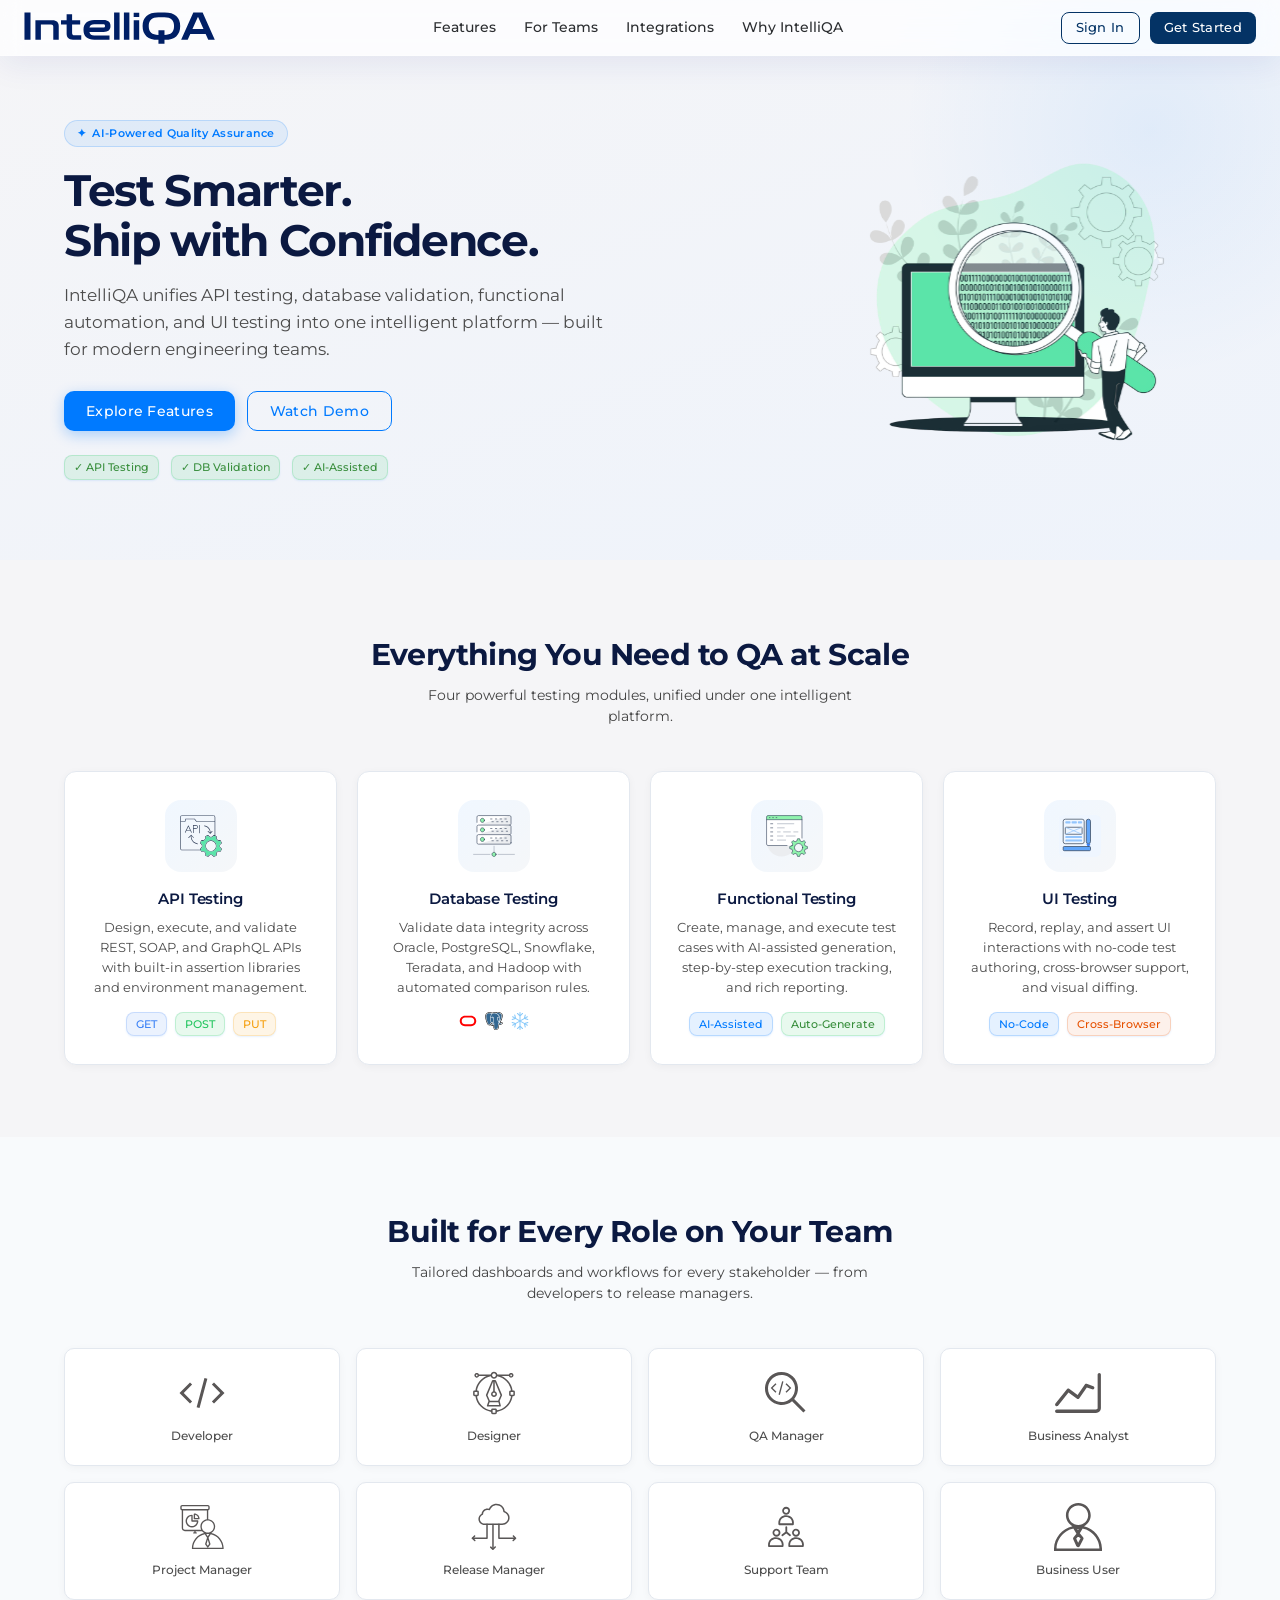
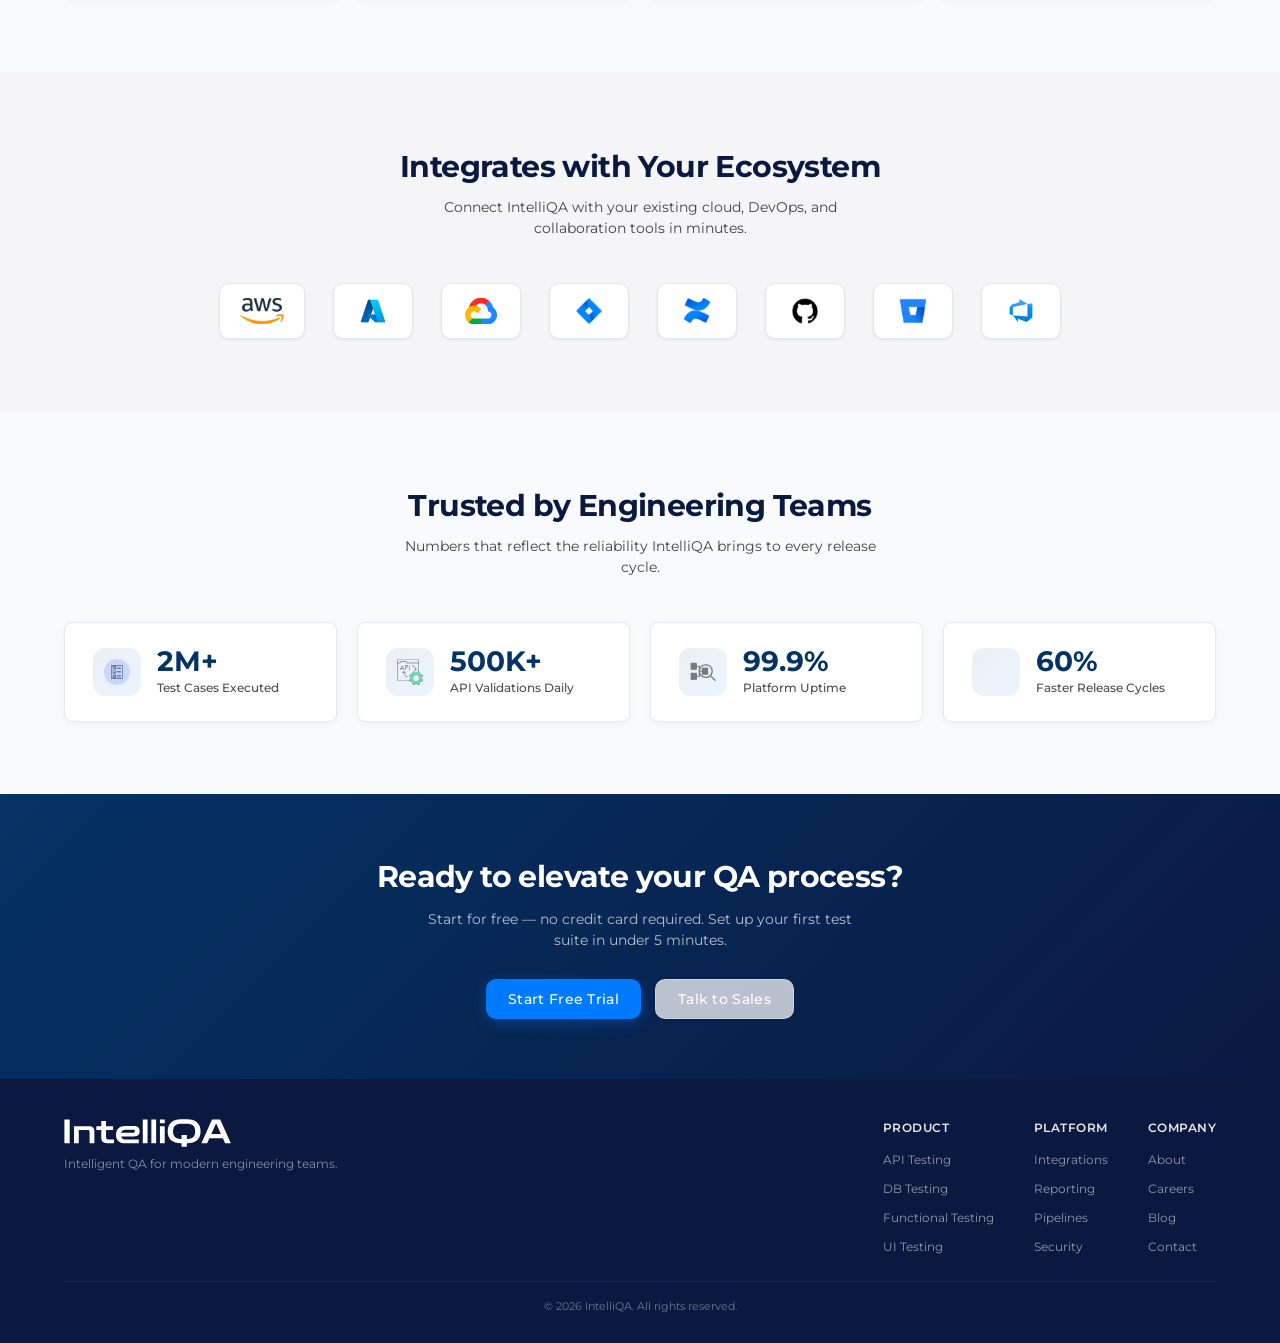
<file: index.html>
<!DOCTYPE html>
<html lang="en">
<head>
  <meta charset="UTF-8" />
  <meta name="viewport" content="width=device-width, initial-scale=1.0" />
  <title>IntelliQA — Intelligent QA Testing Platform</title>
  <link rel="stylesheet" href="styles.css" />
</head>
<body>

  <!-- ════════════════════════════════════════
       HEADER (Glass Morphism)
  ════════════════════════════════════════ -->
  <header class="site-header">
    <div class="header-logo">
      <img src="public/public/svg/intelli-qa-svg/IntelliQALogo.svg" alt="IntelliQA" />
    </div>

    <nav>
      <ul class="header-nav">
        <li><a href="#features">Features</a></li>
        <li><a href="#roles">For Teams</a></li>
        <li><a href="#integrations">Integrations</a></li>
        <li><a href="#stats">Why IntelliQA</a></li>
      </ul>
    </nav>

    <div class="header-actions">
      <a href="#" class="btn btn-outlined btn-md">Sign In</a>
      <a href="#" class="btn btn-primary btn-md">Get Started</a>
    </div>
  </header>


  <!-- ════════════════════════════════════════
       HERO
  ════════════════════════════════════════ -->
  <section class="hero">
    <div class="container">
      <div class="hero-inner">
        <!-- Copy -->
        <div class="animate-fade-in">
          <div class="hero-badge">
            <span>✦</span>
            <span>AI-Powered Quality Assurance</span>
          </div>

          <h1 class="text-hero-title">
            Test Smarter.<br/>
            Ship with Confidence.
          </h1>

          <p class="text-hero-sub mt-16">
            IntelliQA unifies API testing, database validation, functional automation,
            and UI testing into one intelligent platform — built for modern engineering teams.
          </p>

          <div class="hero-actions">
            <a href="#features" class="btn btn-blue btn-xl">Explore Features</a>
            <a href="#" class="btn btn-outlined-blue btn-xl">Watch Demo</a>
          </div>

          <div class="flex items-center gap-12 mt-24">
            <span class="chip chip-success">✓ API Testing</span>
            <span class="chip chip-success">✓ DB Validation</span>
            <span class="chip chip-success">✓ AI-Assisted</span>
          </div>
        </div>

        <!-- Illustration -->
        <div class="hero-img">
          <img
            src="public/public/svg/intelli-qa-svg/IntelliQALandingIcon.svg"
            alt="IntelliQA Platform Illustration"
          />
        </div>
      </div>
    </div>
  </section>


  <!-- ════════════════════════════════════════
       FEATURES
  ════════════════════════════════════════ -->
  <section class="section" id="features">
    <div class="container">
      <h2 class="section-title">Everything You Need to QA at Scale</h2>
      <p class="section-sub">
        Four powerful testing modules, unified under one intelligent platform.
      </p>

      <div class="features-grid">

        <div class="feature-card" style="animation-delay:0s">
          <div class="icon-wrap">
            <img src="public/public/svg/intelli-qa-svg/APITestingIcon.svg" alt="API Testing" />
          </div>
          <h3>API Testing</h3>
          <p>Design, execute, and validate REST, SOAP, and GraphQL APIs with built-in assertion libraries and environment management.</p>
          <div style="margin-top:14px;">
            <span class="chip" style="background:rgba(59,130,246,0.1);color:#3b82f6;border-color:rgba(59,130,246,0.2)">GET</span>
            <span class="chip" style="background:rgba(34,197,94,0.1);color:#22c55e;border-color:rgba(34,197,94,0.2);margin-left:4px">POST</span>
            <span class="chip" style="background:rgba(245,158,11,0.1);color:#f59e0b;border-color:rgba(245,158,11,0.2);margin-left:4px">PUT</span>
          </div>
        </div>

        <div class="feature-card" style="animation-delay:0.1s">
          <div class="icon-wrap">
            <img src="public/public/svg/intelli-qa-svg/DBtestingIcon.svg" alt="DB Testing" />
          </div>
          <h3>Database Testing</h3>
          <p>Validate data integrity across Oracle, PostgreSQL, Snowflake, Teradata, and Hadoop with automated comparison rules.</p>
          <div style="margin-top:14px;display:flex;gap:8px;justify-content:center;flex-wrap:wrap;">
            <img src="public/public/svg/intelli-qa-svg/OracleSvg.svg" alt="Oracle" style="height:18px;width:auto;" />
            <img src="public/public/svg/intelli-qa-svg/PostgresqlSvg.svg" alt="PostgreSQL" style="height:18px;width:auto;" />
            <img src="public/public/svg/intelli-qa-svg/SnowflakeSvg.svg" alt="Snowflake" style="height:18px;width:auto;" />
          </div>
        </div>

        <div class="feature-card" style="animation-delay:0.2s">
          <div class="icon-wrap">
            <img src="public/public/svg/intelli-qa-svg/FunctionalTestingIcon.svg" alt="Functional Testing" />
          </div>
          <h3>Functional Testing</h3>
          <p>Create, manage, and execute test cases with AI-assisted generation, step-by-step execution tracking, and rich reporting.</p>
          <div style="margin-top:14px;">
            <span class="chip">AI-Assisted</span>
            <span class="chip chip-success" style="margin-left:4px">Auto-Generate</span>
          </div>
        </div>

        <div class="feature-card" style="animation-delay:0.3s">
          <div class="icon-wrap">
            <img src="public/public/svg/intelli-qa-svg/UI-TestingLanding.svg" alt="UI Testing" />
          </div>
          <h3>UI Testing</h3>
          <p>Record, replay, and assert UI interactions with no-code test authoring, cross-browser support, and visual diffing.</p>
          <div style="margin-top:14px;">
            <span class="chip">No-Code</span>
            <span class="chip chip-warning" style="margin-left:4px">Cross-Browser</span>
          </div>
        </div>

      </div>
    </div>
  </section>


  <!-- ════════════════════════════════════════
       USER ROLES
  ════════════════════════════════════════ -->
  <section class="section section-alt" id="roles">
    <div class="container">
      <h2 class="section-title">Built for Every Role on Your Team</h2>
      <p class="section-sub">
        Tailored dashboards and workflows for every stakeholder — from developers to release managers.
      </p>

      <div class="roles-grid">

        <div class="role-card">
          <img src="public/public/svg/user-roles/developer.svg" alt="Developer" />
          <span>Developer</span>
        </div>

        <div class="role-card">
          <img src="public/public/svg/user-roles/designer.svg" alt="Designer" />
          <span>Designer</span>
        </div>

        <div class="role-card">
          <img src="public/public/svg/user-roles/quality-assurance-manager.svg" alt="QA Manager" />
          <span>QA Manager</span>
        </div>

        <div class="role-card">
          <img src="public/public/svg/user-roles/business-analyst.svg" alt="Business Analyst" />
          <span>Business Analyst</span>
        </div>

        <div class="role-card">
          <img src="public/public/svg/user-roles/project-manager.svg" alt="Project Manager" />
          <span>Project Manager</span>
        </div>

        <div class="role-card">
          <img src="public/public/svg/user-roles/release-manager.svg" alt="Release Manager" />
          <span>Release Manager</span>
        </div>

        <div class="role-card">
          <img src="public/public/svg/user-roles/support-team-manager.svg" alt="Support Team" />
          <span>Support Team</span>
        </div>

        <div class="role-card">
          <img src="public/public/svg/user-roles/bussiness-user.svg" alt="Business User" />
          <span>Business User</span>
        </div>

      </div>
    </div>
  </section>


  <!-- ════════════════════════════════════════
       INTEGRATIONS
  ════════════════════════════════════════ -->
  <section class="section" id="integrations">
    <div class="container">
      <h2 class="section-title">Integrates with Your Ecosystem</h2>
      <p class="section-sub">
        Connect IntelliQA with your existing cloud, DevOps, and collaboration tools in minutes.
      </p>

      <div class="integrations-strip">
        <div class="integration-logo">
          <img src="public/public/svg/aws.svg" alt="Amazon Web Services" />
        </div>
        <div class="integration-logo">
          <img src="public/public/svg/azure_card.svg" alt="Microsoft Azure" />
        </div>
        <div class="integration-logo">
          <img src="public/public/svg/GCP.svg" alt="Google Cloud" />
        </div>
        <div class="integration-logo">
          <img src="public/public/svg/jira.svg" alt="Jira" />
        </div>
        <div class="integration-logo">
          <img src="public/public/svg/confluence.svg" alt="Confluence" />
        </div>
        <div class="integration-logo">
          <img src="public/public/projects/github.svg" alt="GitHub" />
        </div>
        <div class="integration-logo">
          <img src="public/public/projects/bitbucket.svg" alt="Bitbucket" />
        </div>
        <div class="integration-logo">
          <img src="public/public/svg/azure-dev-ops.svg" alt="Azure DevOps" />
        </div>
      </div>
    </div>
  </section>


  <!-- ════════════════════════════════════════
       STATS
  ════════════════════════════════════════ -->
  <section class="section section-alt" id="stats">
    <div class="container">
      <h2 class="section-title">Trusted by Engineering Teams</h2>
      <p class="section-sub">Numbers that reflect the reliability IntelliQA brings to every release cycle.</p>

      <div class="stats-grid">

        <div class="stat-card">
          <div class="stat-icon">
            <img src="public/public/svg/intelli-qa-svg/TestCaseCreation.svg" alt="Test Cases" />
          </div>
          <div>
            <div class="stat-value">2M+</div>
            <div class="stat-label">Test Cases Executed</div>
          </div>
        </div>

        <div class="stat-card">
          <div class="stat-icon">
            <img src="public/public/svg/intelli-qa-svg/APITestingIcon.svg" alt="API Tests" />
          </div>
          <div>
            <div class="stat-value">500K+</div>
            <div class="stat-label">API Validations Daily</div>
          </div>
        </div>

        <div class="stat-card">
          <div class="stat-icon">
            <img src="svg/svg/pipeline.svg" alt="Pipelines" />
          </div>
          <div>
            <div class="stat-value">99.9%</div>
            <div class="stat-label">Platform Uptime</div>
          </div>
        </div>

        <div class="stat-card">
          <div class="stat-icon">
            <img src="svg/svg/reporting.svg" alt="Reports" />
          </div>
          <div>
            <div class="stat-value">60%</div>
            <div class="stat-label">Faster Release Cycles</div>
          </div>
        </div>

      </div>
    </div>
  </section>


  <!-- ════════════════════════════════════════
       CTA BANNER
  ════════════════════════════════════════ -->
  <section class="section" style="background: linear-gradient(135deg, var(--pcolor) 0%, #0B1941 100%); padding: 60px 0;">
    <div class="container text-center">
      <h2 style="font-size:clamp(22px,3vw,30px);font-weight:700;color:#fff;letter-spacing:-0.02em;">
        Ready to elevate your QA process?
      </h2>
      <p style="font-size:14px;color:rgba(255,255,255,0.7);margin-top:10px;max-width:440px;margin-left:auto;margin-right:auto;">
        Start for free — no credit card required. Set up your first test suite in under 5 minutes.
      </p>
      <div style="margin-top:28px;display:flex;justify-content:center;gap:14px;flex-wrap:wrap;">
        <a href="#" class="btn btn-blue btn-xl">Start Free Trial</a>
        <a href="#" class="btn btn-glass btn-xl" style="color:#fff;border-color:rgba(255,255,255,0.3);">Talk to Sales</a>
      </div>
    </div>
  </section>


  <!-- ════════════════════════════════════════
       FOOTER
  ════════════════════════════════════════ -->
  <footer class="site-footer">
    <div class="container">
      <div class="footer-inner">

        <div>
          <div class="footer-logo">
            <img src="public/public/svg/intelli-qa-svg/IntelliQALogo.svg" alt="IntelliQA" />
          </div>
          <p class="footer-tagline">Intelligent QA for modern engineering teams.</p>
        </div>

        <div class="footer-links">
          <div class="footer-col">
            <h4>Product</h4>
            <ul>
              <li><a href="#">API Testing</a></li>
              <li><a href="#">DB Testing</a></li>
              <li><a href="#">Functional Testing</a></li>
              <li><a href="#">UI Testing</a></li>
            </ul>
          </div>
          <div class="footer-col">
            <h4>Platform</h4>
            <ul>
              <li><a href="#">Integrations</a></li>
              <li><a href="#">Reporting</a></li>
              <li><a href="#">Pipelines</a></li>
              <li><a href="#">Security</a></li>
            </ul>
          </div>
          <div class="footer-col">
            <h4>Company</h4>
            <ul>
              <li><a href="#">About</a></li>
              <li><a href="#">Careers</a></li>
              <li><a href="#">Blog</a></li>
              <li><a href="#">Contact</a></li>
            </ul>
          </div>
        </div>

      </div>

      <hr class="footer-divider" />
      <p class="footer-bottom">© 2026 IntelliQA. All rights reserved.</p>
    </div>
  </footer>

</body>
</html>
</file>
<file: styles.css>
/* ============================================================
   IntelliQA Design System — styles.css
   Tokens & component classes derived from design-system.mdc
   ============================================================ */

@import url('https://fonts.googleapis.com/css2?family=Montserrat:wght@400;500;600;700&family=Roboto:wght@300;400;500;600;700&display=swap');

/* ── Design Tokens ── */
:root {
  /* Brand */
  --pcolor:          #043365;
  --deep-navy:       #0B1941;
  --navy-hover:      #03264e;
  --apple-blue:      #007AFF;
  --apple-blue-hover:#0051D5;

  /* Semantic */
  --success:         #388E3C;
  --danger:          #D32F2F;
  --warning:         #e65100;
  --danger-color:    #EF4815;

  /* Surface / Neutral */
  --bg:              #f5f5f7;
  --bg-secondary:    #f8fafc;
  --sidebar-bg:      #FAFAFA;
  --white:           #ffffff;
  --border-color:    #D7D7E0;
  --border:          #e3e8ef;
  --border-light:    #e0e0e0;
  --border-input:    #d1d5db;
  --sidebar-border:  #CDD6E0;
  --disabled-bg:     #B0B0B0;
  --disabled-text:   #707070;
  --placeholder:     #8E8E93;

  /* Text */
  --fcolor:          #2B2D30;
  --scolor:          #4C4C4C;
  --anchor-color:    #1890ff;
  --heading-color:   #0B1941;
  --text-secondary:  #434343;
  --apple-text:      #1d1d1f;

  /* Shadows */
  --shadow-sm:       0 1px 3px rgba(0,0,0,0.08);
  --shadow-md:       0 2px 6px rgba(0,0,0,0.12);
  --shadow-card:     0 2px 8px rgba(0,0,0,0.04);
  --shadow-card-hover: 0 4px 16px rgba(0,0,0,0.10);
  --shadow-dialog:   0 4px 20px rgba(0,0,0,0.12);
  --shadow-glass:    0 8px 32px 0 rgba(31,38,135,0.08);
  --shadow-btn-blue: 0 4px 14px rgba(0,122,255,0.3);

  /* Radius */
  --radius-sm:       4px;
  --radius-md:       8px;
  --radius-lg:       12px;
  --radius-btn:      8px;
  --radius-glass-btn:10px;
  --radius-dialog:   12px;
  --radius-popover:  16px;

  /* Transitions */
  --transition:      0.3s ease-in-out;
  --transition-apple:0.2s cubic-bezier(0.4,0,0.2,1);
}

/* ── Reset & Base ── */
*, *::before, *::after { box-sizing: border-box; margin: 0; padding: 0; }

html { scroll-behavior: smooth; }

body {
  font-family: 'Montserrat', 'Roboto', sans-serif;
  font-size: 14px;
  color: var(--fcolor);
  background-color: var(--bg);
  line-height: 1.5;
  -webkit-font-smoothing: antialiased;
}

a { color: var(--anchor-color); text-decoration: none; }
a:hover { text-decoration: underline; }
img { display: block; max-width: 100%; }

/* ── Typography ── */
h1 { font-size: 18px; font-weight: 700; color: var(--heading-color); letter-spacing: -0.02em; }
h2 { font-size: 15px; font-weight: 600; color: #1a1a1a; letter-spacing: -0.01em; }
h3 { font-size: 13.5px; font-weight: 600; color: #1a1a1a; letter-spacing: -0.01em; }

.text-hero-title {
  font-size: clamp(28px, 4vw, 44px);
  font-weight: 700;
  color: var(--heading-color);
  letter-spacing: -0.03em;
  line-height: 1.15;
}
.text-hero-sub {
  font-size: clamp(14px, 1.5vw, 17px);
  font-weight: 400;
  color: var(--scolor);
  line-height: 1.6;
}
.section-title {
  font-size: clamp(22px, 3vw, 30px);
  font-weight: 700;
  color: var(--deep-navy);
  letter-spacing: -0.02em;
  text-align: center;
}
.section-sub {
  font-size: 14px;
  font-weight: 400;
  color: var(--text-secondary);
  text-align: center;
  max-width: 480px;
  margin: 8px auto 0;
}

/* ── Glass Morphism ── */
.glass {
  background: rgba(255,255,255,0.9);
  backdrop-filter: blur(20px) saturate(180%);
  -webkit-backdrop-filter: blur(20px) saturate(180%);
  border: 1px solid rgba(255,255,255,0.3);
  border-radius: var(--radius-popover);
  box-shadow: var(--shadow-glass);
}

/* ── Header ── */
.site-header {
  position: fixed;
  top: 0; left: 0; right: 0;
  z-index: 100;
  background: rgba(255,255,255,0.72);
  backdrop-filter: blur(10px) saturate(180%);
  -webkit-backdrop-filter: blur(10px) saturate(180%);
  border-bottom: 1px solid rgba(255,255,255,0.18);
  box-shadow: var(--shadow-glass);
  padding: 6px 24px;
  display: flex;
  align-items: center;
  justify-content: space-between;
  height: 56px;
}

.header-logo { display: flex; align-items: center; gap: 10px; }
.header-logo img { height: 32px; width: auto; }

.header-nav {
  display: flex;
  align-items: center;
  gap: 28px;
  list-style: none;
}
.header-nav a {
  font-size: 13.5px;
  font-weight: 500;
  color: var(--fcolor);
  transition: color var(--transition-apple);
}
.header-nav a:hover { color: var(--pcolor); text-decoration: none; }

.header-actions { display: flex; align-items: center; gap: 10px; }

/* ── Buttons ── */
.btn {
  display: inline-flex;
  align-items: center;
  justify-content: center;
  gap: 6px;
  border: none;
  cursor: pointer;
  font-family: inherit;
  font-weight: 500;
  letter-spacing: 0.3px;
  border-radius: var(--radius-btn);
  transition: background var(--transition-apple), box-shadow var(--transition-apple), transform var(--transition-apple);
  text-decoration: none;
  white-space: nowrap;
}
.btn:hover { text-decoration: none; }
.btn:active { transform: scale(0.97); }

.btn-sm  { height: 28px; padding: 0 12px; font-size: 12px; }
.btn-md  { height: 32px; padding: 0 14px; font-size: 13px; }
.btn-lg  { height: 36px; padding: 0 18px; font-size: 13.5px; }
.btn-xl  { height: 40px; padding: 0 22px; font-size: 14px; }

.btn-primary {
  background: var(--pcolor);
  color: #fff;
}
.btn-primary:hover {
  background: var(--navy-hover);
  box-shadow: var(--shadow-md);
}

.btn-blue {
  background: var(--apple-blue);
  color: #fff;
  border-radius: var(--radius-glass-btn);
  box-shadow: var(--shadow-btn-blue);
}
.btn-blue:hover {
  background: var(--apple-blue-hover);
  box-shadow: 0 6px 20px rgba(0,122,255,0.4);
}

.btn-outlined {
  background: transparent;
  color: var(--pcolor);
  border: 1.5px solid var(--pcolor);
}
.btn-outlined:hover {
  background: rgba(4,51,101,0.05);
}

.btn-outlined-blue {
  background: transparent;
  color: var(--apple-blue);
  border: 1.5px solid var(--apple-blue);
  border-radius: var(--radius-glass-btn);
}
.btn-outlined-blue:hover {
  background: rgba(0,122,255,0.06);
}

.btn-glass {
  background: rgba(255,255,255,0.72);
  color: var(--pcolor);
  border: 1px solid rgba(255,255,255,0.3);
  backdrop-filter: blur(10px);
  border-radius: var(--radius-glass-btn);
  box-shadow: var(--shadow-sm);
}
.btn-glass:hover {
  background: rgba(255,255,255,0.88);
  box-shadow: var(--shadow-md);
}

.btn-danger { background: var(--danger); color: #fff; }
.btn-danger:hover { background: #c62828; }

/* ── Chips / Tags ── */
.chip {
  display: inline-flex;
  align-items: center;
  gap: 4px;
  font-size: 11px;
  font-weight: 500;
  color: var(--apple-blue);
  background: rgba(0,122,255,0.1);
  border: 0.5px solid rgba(0,122,255,0.2);
  border-radius: 8px;
  padding: 3px 9px;
  box-shadow: 0 1px 2px rgba(0,122,255,0.1);
}
.chip-success {
  color: var(--success);
  background: rgba(34,197,94,0.1);
  border-color: rgba(34,197,94,0.2);
}
.chip-danger {
  color: var(--danger);
  background: rgba(239,68,68,0.1);
  border-color: rgba(239,68,68,0.2);
}
.chip-warning {
  color: var(--warning);
  background: rgba(230,81,0,0.08);
  border-color: rgba(230,81,0,0.2);
}

/* ── Cards ── */
.card {
  background: var(--white);
  border: 1px solid var(--border);
  border-radius: var(--radius-md);
  box-shadow: var(--shadow-card);
  overflow: hidden;
  transition: box-shadow var(--transition), transform var(--transition);
}
.card:hover {
  box-shadow: var(--shadow-card-hover);
  transform: translateY(-2px);
}

.card-header { padding: 16px 20px 0; }
.card-title { font-size: 14px; font-weight: 600; color: var(--deep-navy); }
.card-description { font-size: 12px; font-weight: 400; color: var(--text-secondary); margin-top: 4px; }
.card-content { padding: 14px 20px; }
.card-footer {
  padding: 12px 20px 16px;
  border-top: 1px solid var(--border-light);
  display: flex;
  align-items: center;
  justify-content: flex-end;
  gap: 8px;
}

/* Feature card variant */
.feature-card {
  background: var(--white);
  border: 1px solid var(--border);
  border-radius: 12px;
  box-shadow: var(--shadow-card);
  padding: 28px 24px;
  text-align: center;
  transition: box-shadow var(--transition), transform var(--transition), border-color var(--transition);
  animation: cardEntrance 0.5s ease forwards;
}
.feature-card:hover {
  box-shadow: 0 8px 32px rgba(4,51,101,0.12);
  transform: translateY(-4px);
  border-color: rgba(0,122,255,0.25);
}
.feature-card .icon-wrap {
  width: 72px;
  height: 72px;
  margin: 0 auto 16px;
  border-radius: 16px;
  background: linear-gradient(135deg, rgba(0,122,255,0.06) 0%, rgba(4,51,101,0.04) 100%);
  display: flex;
  align-items: center;
  justify-content: center;
  transition: background var(--transition);
}
.feature-card:hover .icon-wrap {
  background: linear-gradient(135deg, rgba(0,122,255,0.12) 0%, rgba(4,51,101,0.08) 100%);
}
.feature-card .icon-wrap img { width: 42px; height: 42px; object-fit: contain; }
.feature-card h3 { font-size: 15px; font-weight: 600; color: var(--deep-navy); margin-bottom: 8px; }
.feature-card p { font-size: 12.8px; color: var(--scolor); line-height: 1.55; }

/* Role card variant */
.role-card {
  background: var(--white);
  border: 1px solid var(--border);
  border-radius: 10px;
  box-shadow: var(--shadow-card);
  padding: 20px 16px;
  text-align: center;
  transition: box-shadow var(--transition), transform var(--transition);
}
.role-card:hover {
  box-shadow: var(--shadow-card-hover);
  transform: translateY(-3px);
}
.role-card img { width: 48px; height: 48px; margin: 0 auto 10px; object-fit: contain; }
.role-card span { font-size: 12px; font-weight: 500; color: var(--scolor); display: block; }

/* Stat card */
.stat-card {
  background: var(--white);
  border: 1px solid var(--border);
  border-radius: var(--radius-md);
  box-shadow: var(--shadow-card);
  padding: 24px 28px;
  display: flex;
  align-items: center;
  gap: 16px;
  transition: box-shadow var(--transition);
}
.stat-card:hover { box-shadow: var(--shadow-card-hover); }
.stat-icon {
  width: 48px; height: 48px;
  border-radius: 12px;
  background: linear-gradient(135deg, rgba(4,51,101,0.08), rgba(0,122,255,0.08));
  display: flex; align-items: center; justify-content: center;
  flex-shrink: 0;
}
.stat-icon img { width: 26px; height: 26px; object-fit: contain; }
.stat-value { font-size: 28px; font-weight: 700; color: var(--pcolor); line-height: 1; }
.stat-label { font-size: 12px; font-weight: 500; color: var(--scolor); margin-top: 4px; }

/* ── Sections ── */
.section { padding: 72px 0; }
.section-alt { background: var(--bg-secondary); }

.container {
  max-width: 1200px;
  margin: 0 auto;
  padding: 0 24px;
}

/* ── Hero ── */
.hero {
  padding-top: 120px;
  padding-bottom: 80px;
  background: linear-gradient(160deg, #f5f5f7 0%, #eef3fb 100%);
  overflow: hidden;
  position: relative;
}
.hero::before {
  content: '';
  position: absolute;
  top: -120px; right: -120px;
  width: 500px; height: 500px;
  background: radial-gradient(circle, rgba(0,122,255,0.07) 0%, transparent 70%);
  pointer-events: none;
}
.hero-inner {
  display: grid;
  grid-template-columns: 1fr 1fr;
  align-items: center;
  gap: 48px;
}
.hero-badge {
  display: inline-flex;
  align-items: center;
  gap: 6px;
  background: rgba(0,122,255,0.08);
  border: 1px solid rgba(0,122,255,0.18);
  border-radius: 20px;
  padding: 4px 12px;
  font-size: 11px;
  font-weight: 600;
  color: var(--apple-blue);
  margin-bottom: 18px;
  letter-spacing: 0.3px;
}
.hero-actions { display: flex; align-items: center; gap: 12px; margin-top: 28px; flex-wrap: wrap; }
.hero-img { display: flex; justify-content: flex-end; animation: floatIcon 3s ease-in-out infinite; }
.hero-img img { max-height: 380px; width: auto; }

/* ── Feature Grid ── */
.features-grid {
  display: grid;
  grid-template-columns: repeat(4, 1fr);
  gap: 20px;
  margin-top: 44px;
}

/* ── Roles Grid ── */
.roles-grid {
  display: grid;
  grid-template-columns: repeat(4, 1fr);
  gap: 16px;
  margin-top: 44px;
}

/* ── Integrations ── */
.integrations-strip {
  display: flex;
  align-items: center;
  justify-content: center;
  flex-wrap: wrap;
  gap: 28px;
  margin-top: 44px;
}
.integration-logo {
  display: flex;
  align-items: center;
  justify-content: center;
  background: var(--white);
  border: 1px solid var(--border);
  border-radius: 10px;
  padding: 14px 20px;
  box-shadow: var(--shadow-sm);
  transition: box-shadow var(--transition), transform var(--transition);
  height: 56px;
  min-width: 80px;
}
.integration-logo:hover {
  box-shadow: var(--shadow-md);
  transform: translateY(-2px);
}
.integration-logo img { height: 26px; width: auto; max-width: 80px; object-fit: contain; }

/* ── Stats ── */
.stats-grid {
  display: grid;
  grid-template-columns: repeat(4, 1fr);
  gap: 20px;
  margin-top: 44px;
}

/* ── Footer ── */
.site-footer {
  background: var(--deep-navy);
  color: rgba(255,255,255,0.7);
  padding: 40px 0 28px;
}
.footer-inner {
  display: flex;
  align-items: flex-start;
  justify-content: space-between;
  gap: 40px;
  flex-wrap: wrap;
}
.footer-logo img { height: 28px; width: auto; filter: brightness(0) invert(1); }
.footer-tagline { font-size: 12px; color: rgba(255,255,255,0.5); margin-top: 8px; }
.footer-links { display: flex; gap: 40px; flex-wrap: wrap; }
.footer-col h4 { font-size: 12px; font-weight: 600; color: rgba(255,255,255,0.9); margin-bottom: 12px; text-transform: uppercase; letter-spacing: 0.5px; }
.footer-col ul { list-style: none; display: flex; flex-direction: column; gap: 8px; }
.footer-col ul li a { font-size: 12px; color: rgba(255,255,255,0.55); transition: color var(--transition-apple); }
.footer-col ul li a:hover { color: #fff; text-decoration: none; }
.footer-divider { border-color: rgba(255,255,255,0.08); margin: 24px 0 16px; }
.footer-bottom { font-size: 11px; color: rgba(255,255,255,0.4); text-align: center; }

/* ── Animations ── */
@keyframes cardEntrance {
  from { opacity: 0; transform: translateY(16px); }
  to   { opacity: 1; transform: translateY(0); }
}
@keyframes fadeIn {
  from { opacity: 0; }
  to   { opacity: 1; }
}
@keyframes floatIcon {
  0%, 100% { transform: translateY(0); }
  50%       { transform: translateY(-12px); }
}
@keyframes shimmer {
  0%   { background-position: -200% 0; }
  100% { background-position: 200% 0; }
}
@keyframes slideDown {
  from { opacity: 0; transform: translateY(-8px); }
  to   { opacity: 1; transform: translateY(0); }
}

.animate-fade-in   { animation: fadeIn 0.6s ease forwards; }
.animate-slide-down{ animation: slideDown 0.5s ease forwards; }

/* ── Dividers & Utilities ── */
hr { border: none; border-top: 1px solid var(--border-light); }
.text-center { text-align: center; }
.mt-8  { margin-top: 8px; }
.mt-12 { margin-top: 12px; }
.mt-16 { margin-top: 16px; }
.mt-24 { margin-top: 24px; }
.mb-8  { margin-bottom: 8px; }
.flex  { display: flex; }
.items-center { align-items: center; }
.gap-8 { gap: 8px; }
.gap-12{ gap: 12px; }

/* ── Responsive ── */
@media (max-width: 1024px) {
  .features-grid { grid-template-columns: repeat(2, 1fr); }
  .stats-grid    { grid-template-columns: repeat(2, 1fr); }
}
@media (max-width: 768px) {
  .hero-inner          { grid-template-columns: 1fr; text-align: center; }
  .hero-img            { justify-content: center; order: -1; }
  .hero-img img        { max-height: 240px; }
  .hero-actions        { justify-content: center; }
  .hero-badge          { margin: 0 auto 18px; }
  .roles-grid          { grid-template-columns: repeat(2, 1fr); }
  .header-nav          { display: none; }
  .footer-links        { gap: 24px; }
}
@media (max-width: 640px) {
  .features-grid { grid-template-columns: 1fr; }
  .stats-grid    { grid-template-columns: 1fr; }
  .roles-grid    { grid-template-columns: repeat(2, 1fr); }
}
</file>
